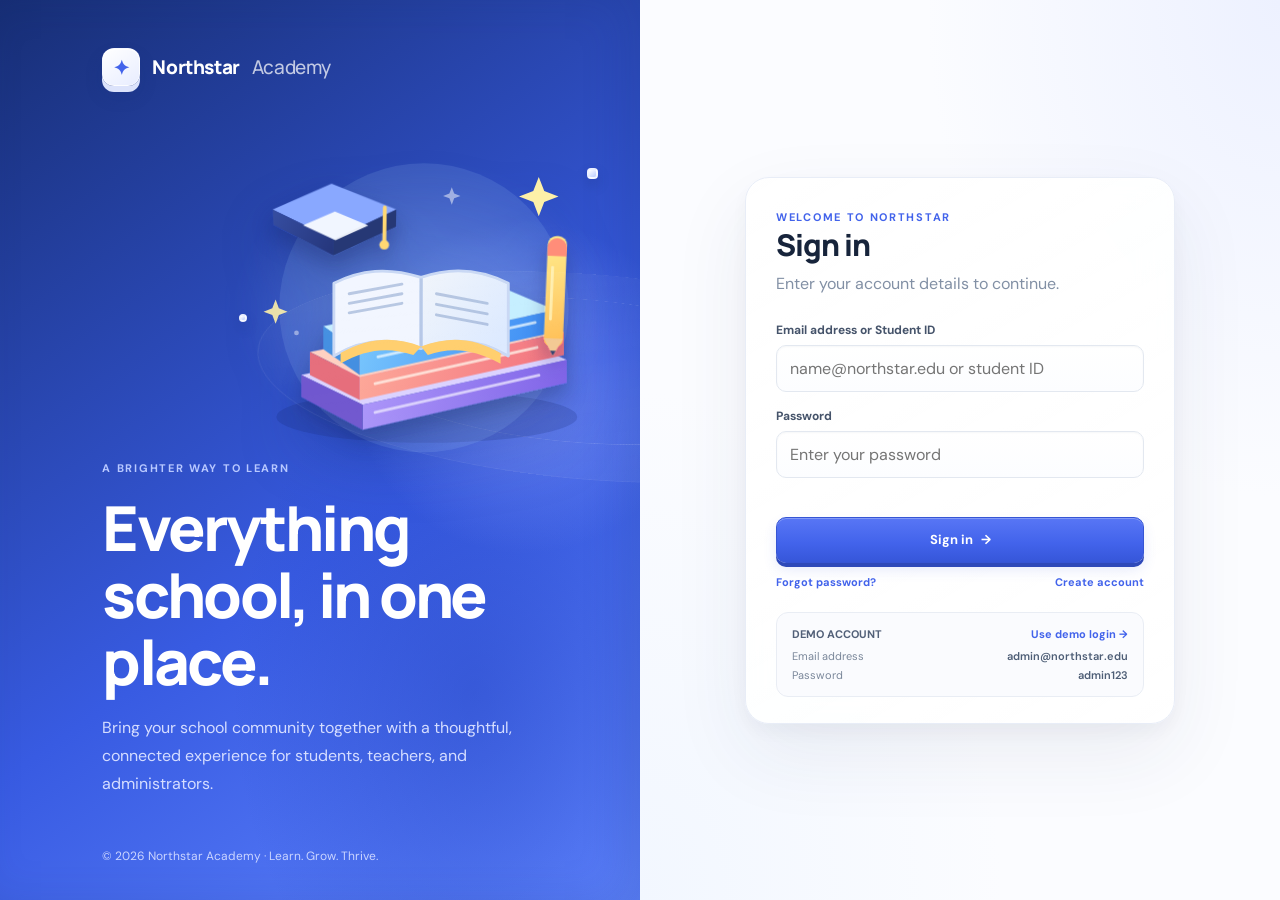
<file: index.html>
<!doctype html>
<html lang="en">
<head>
  <meta charset="utf-8">
  <meta name="viewport" content="width=device-width, initial-scale=1">
  <meta name="theme-color" content="#f5f7fb">
  <title>Northstar — School Management</title>
  <link rel="preconnect" href="https://fonts.googleapis.com">
  <link rel="preconnect" href="https://fonts.gstatic.com" crossorigin>
  <link href="https://fonts.googleapis.com/css2?family=DM+Sans:wght@400;500;600;700&family=Manrope:wght@400;500;600;700;800&display=swap" rel="stylesheet">
  <link rel="stylesheet" href="css/style.css">
  <link rel="stylesheet" href="css/dashboard.css">
  <link rel="stylesheet" href="css/responsive.css">
</head>
<body data-login-role="any">
  <main id="app" aria-live="polite"></main>
  <div id="overlay" class="overlay" hidden></div>
  <div id="toast-region" class="toast-region" aria-live="polite" aria-atomic="true"></div>
  <script src="js/storage.js"></script>
  <script src="js/auth.js"></script>
  <script src="js/attendance.js"></script>
  <script src="js/results.js"></script>
  <script src="js/fees.js"></script>
  <script src="js/admin.js"></script>
  <script src="js/teacher.js"></script>
  <script src="js/student.js"></script>
  <script src="js/app.js"></script>
</body>
</html>
</file>
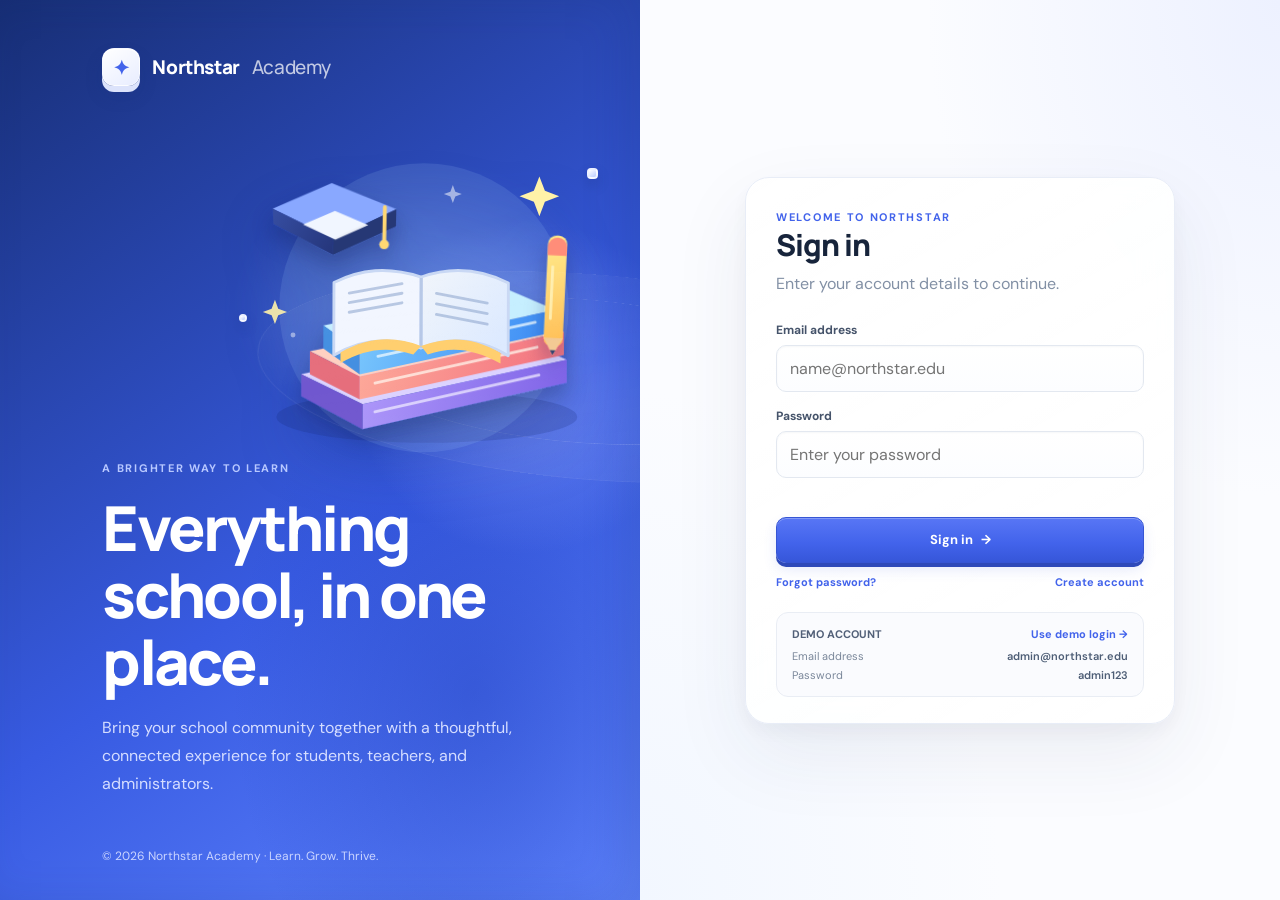
<file: admin.html>
<!doctype html>
<html lang="en">
<head>
  <meta charset="utf-8">
  <meta name="viewport" content="width=device-width, initial-scale=1">
  <meta name="theme-color" content="#f5f7fb">
  <title>Admin Portal — Northstar</title>
  <link rel="preconnect" href="https://fonts.googleapis.com">
  <link rel="preconnect" href="https://fonts.gstatic.com" crossorigin>
  <link href="https://fonts.googleapis.com/css2?family=DM+Sans:wght@400;500;600;700&family=Manrope:wght@400;500;600;700;800&display=swap" rel="stylesheet">
  <link rel="stylesheet" href="css/style.css">
  <link rel="stylesheet" href="css/dashboard.css">
  <link rel="stylesheet" href="css/responsive.css">
</head>
<body data-login-role="admin">
  <main id="app" aria-live="polite"></main>
  <div id="overlay" class="overlay" hidden></div>
  <div id="toast-region" class="toast-region" aria-live="polite" aria-atomic="true"></div>
  <script src="js/storage.js"></script>
  <script src="js/auth.js"></script>
  <script src="js/attendance.js"></script>
  <script src="js/results.js"></script>
  <script src="js/fees.js"></script>
  <script src="js/admin.js"></script>
  <script src="js/teacher.js"></script>
  <script src="js/student.js"></script>
  <script src="js/app.js"></script>
</body>
</html>
</file>
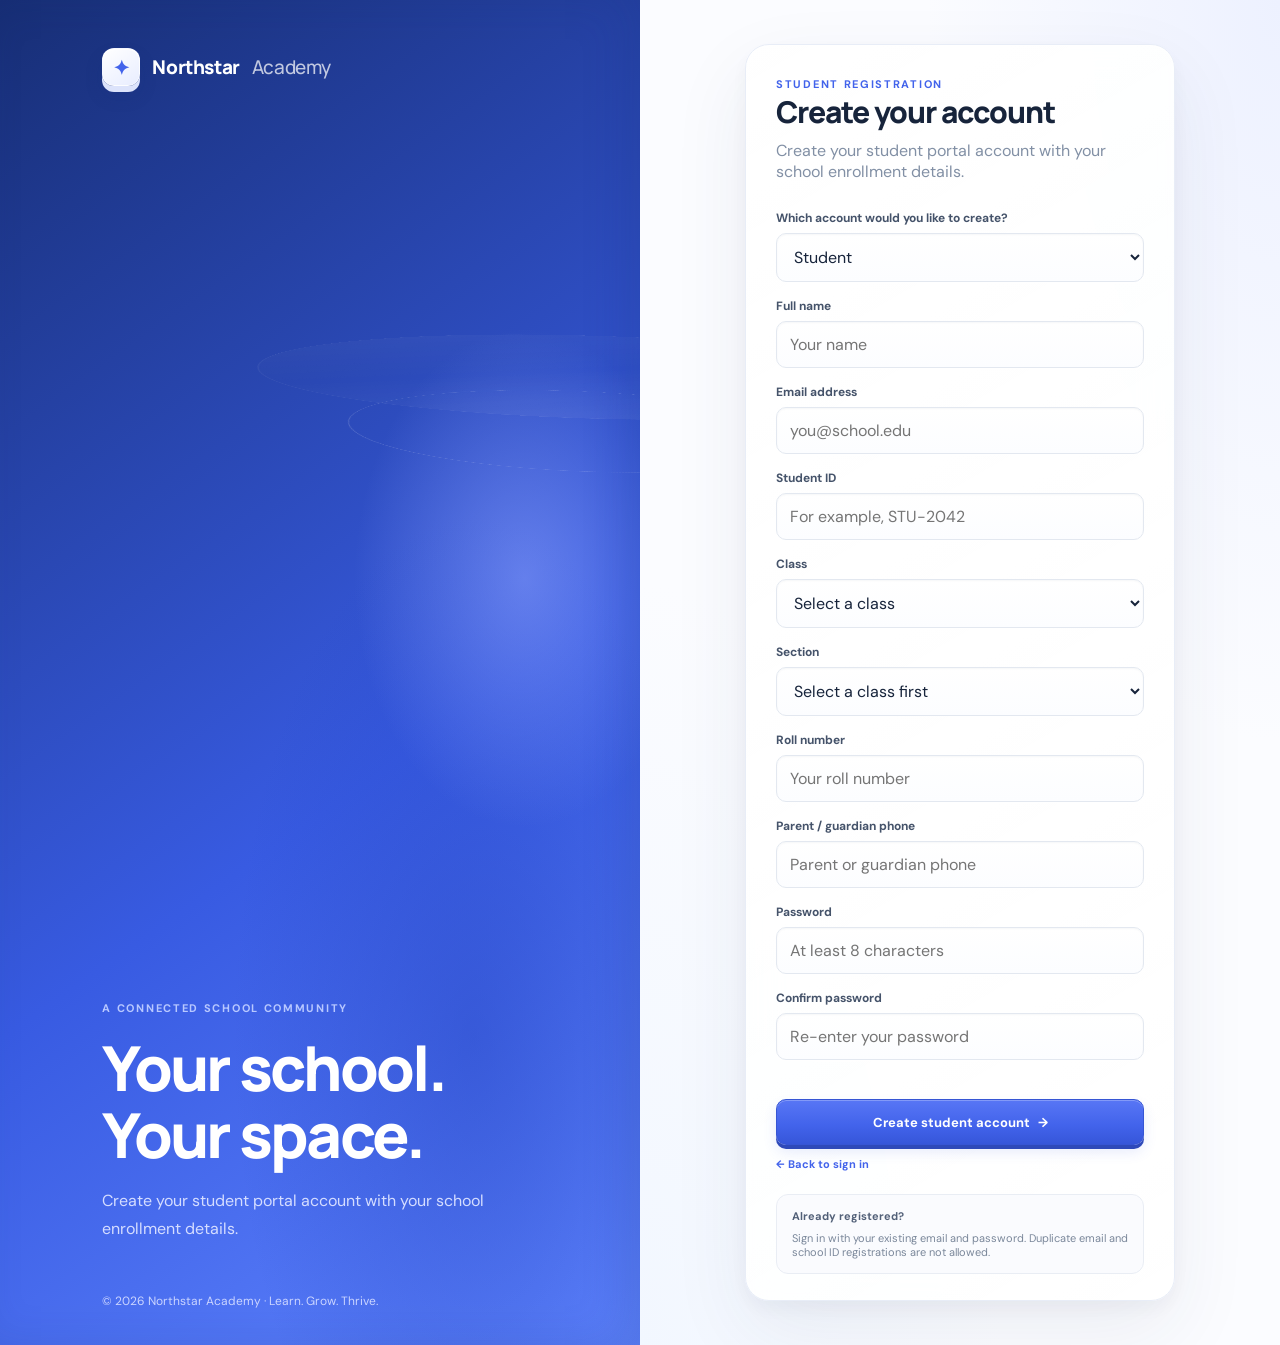
<file: signup-student.html>
<!doctype html>
<html lang="en">
<head>
  <meta charset="utf-8">
  <meta name="viewport" content="width=device-width, initial-scale=1">
  <meta name="theme-color" content="#f5f7fb">
  <title>Student Registration — Northstar</title>
  <link rel="preconnect" href="https://fonts.googleapis.com">
  <link rel="preconnect" href="https://fonts.gstatic.com" crossorigin>
  <link href="https://fonts.googleapis.com/css2?family=DM+Sans:wght@400;500;600;700&family=Manrope:wght@400;500;600;700;800&display=swap" rel="stylesheet">
  <link rel="stylesheet" href="css/style.css">
  <link rel="stylesheet" href="css/dashboard.css">
  <link rel="stylesheet" href="css/responsive.css">
</head>
<body data-login-role="student" data-auth-view="signup">
  <main id="app" aria-live="polite"></main>
  <div id="overlay" class="overlay" hidden></div>
  <div id="toast-region" class="toast-region" aria-live="polite" aria-atomic="true"></div>
  <script src="js/storage.js"></script>
  <script src="js/auth.js"></script>
  <script src="js/attendance.js"></script>
  <script src="js/results.js"></script>
  <script src="js/fees.js"></script>
  <script src="js/admin.js"></script>
  <script src="js/teacher.js"></script>
  <script src="js/student.js"></script>
  <script src="js/app.js"></script>
</body>
</html>
</file>
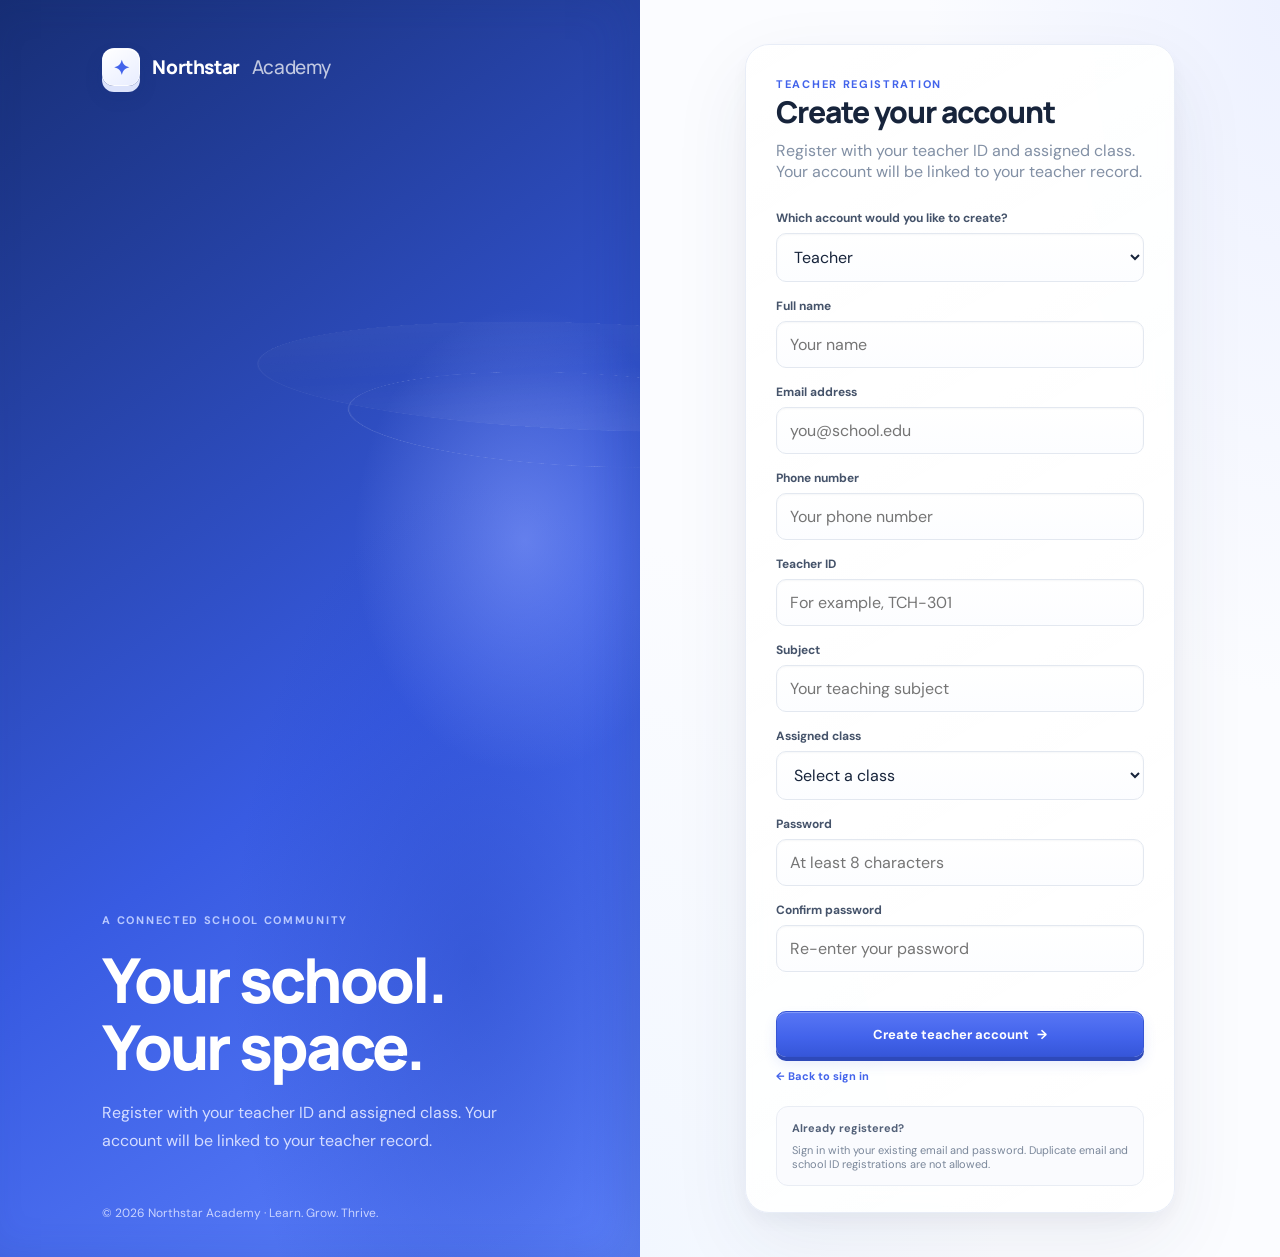
<file: signup-teacher.html>
<!doctype html>
<html lang="en">
<head>
  <meta charset="utf-8">
  <meta name="viewport" content="width=device-width, initial-scale=1">
  <meta name="theme-color" content="#f5f7fb">
  <title>Teacher Registration — Northstar</title>
  <link rel="preconnect" href="https://fonts.googleapis.com">
  <link rel="preconnect" href="https://fonts.gstatic.com" crossorigin>
  <link href="https://fonts.googleapis.com/css2?family=DM+Sans:wght@400;500;600;700&family=Manrope:wght@400;500;600;700;800&display=swap" rel="stylesheet">
  <link rel="stylesheet" href="css/style.css">
  <link rel="stylesheet" href="css/dashboard.css">
  <link rel="stylesheet" href="css/responsive.css">
</head>
<body data-login-role="teacher" data-auth-view="signup">
  <main id="app" aria-live="polite"></main>
  <div id="overlay" class="overlay" hidden></div>
  <div id="toast-region" class="toast-region" aria-live="polite" aria-atomic="true"></div>
  <script src="js/storage.js"></script>
  <script src="js/auth.js"></script>
  <script src="js/attendance.js"></script>
  <script src="js/results.js"></script>
  <script src="js/fees.js"></script>
  <script src="js/admin.js"></script>
  <script src="js/teacher.js"></script>
  <script src="js/student.js"></script>
  <script src="js/app.js"></script>
</body>
</html>
</file>
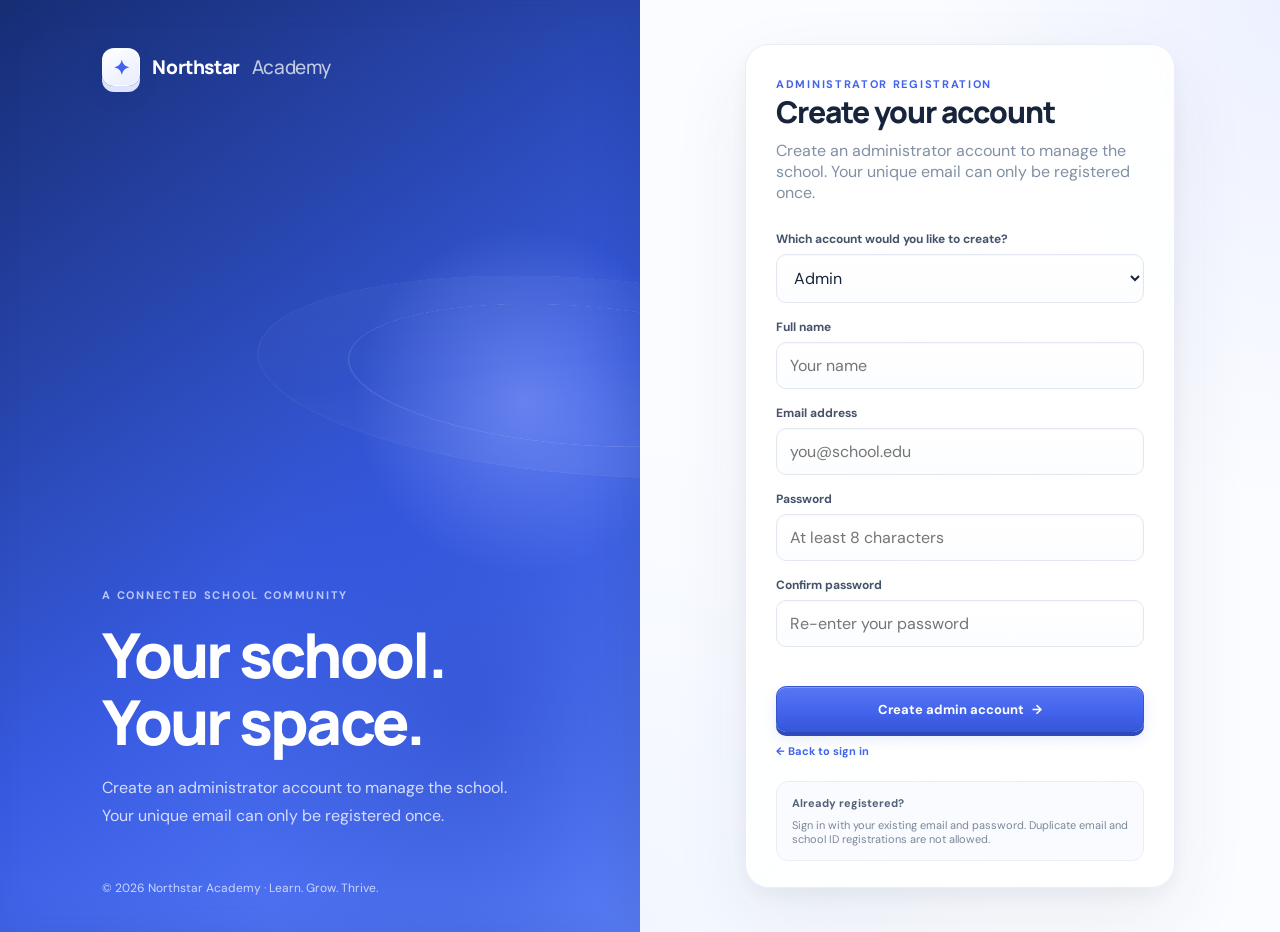
<file: signup.html>
<!doctype html>
<html lang="en">
<head>
  <meta charset="utf-8">
  <meta name="viewport" content="width=device-width, initial-scale=1">
  <meta name="theme-color" content="#f5f7fb">
  <title>Admin Registration — Northstar</title>
  <link rel="preconnect" href="https://fonts.googleapis.com">
  <link rel="preconnect" href="https://fonts.gstatic.com" crossorigin>
  <link href="https://fonts.googleapis.com/css2?family=DM+Sans:wght@400;500;600;700&family=Manrope:wght@400;500;600;700;800&display=swap" rel="stylesheet">
  <link rel="stylesheet" href="css/style.css">
  <link rel="stylesheet" href="css/dashboard.css">
  <link rel="stylesheet" href="css/responsive.css">
</head>
<body data-login-role="admin" data-auth-view="signup">
  <main id="app" aria-live="polite"></main>
  <div id="overlay" class="overlay" hidden></div>
  <div id="toast-region" class="toast-region" aria-live="polite" aria-atomic="true"></div>
  <script src="js/storage.js"></script>
  <script src="js/auth.js"></script>
  <script src="js/attendance.js"></script>
  <script src="js/results.js"></script>
  <script src="js/fees.js"></script>
  <script src="js/admin.js"></script>
  <script src="js/teacher.js"></script>
  <script src="js/student.js"></script>
  <script src="js/app.js"></script>
</body>
</html>
</file>
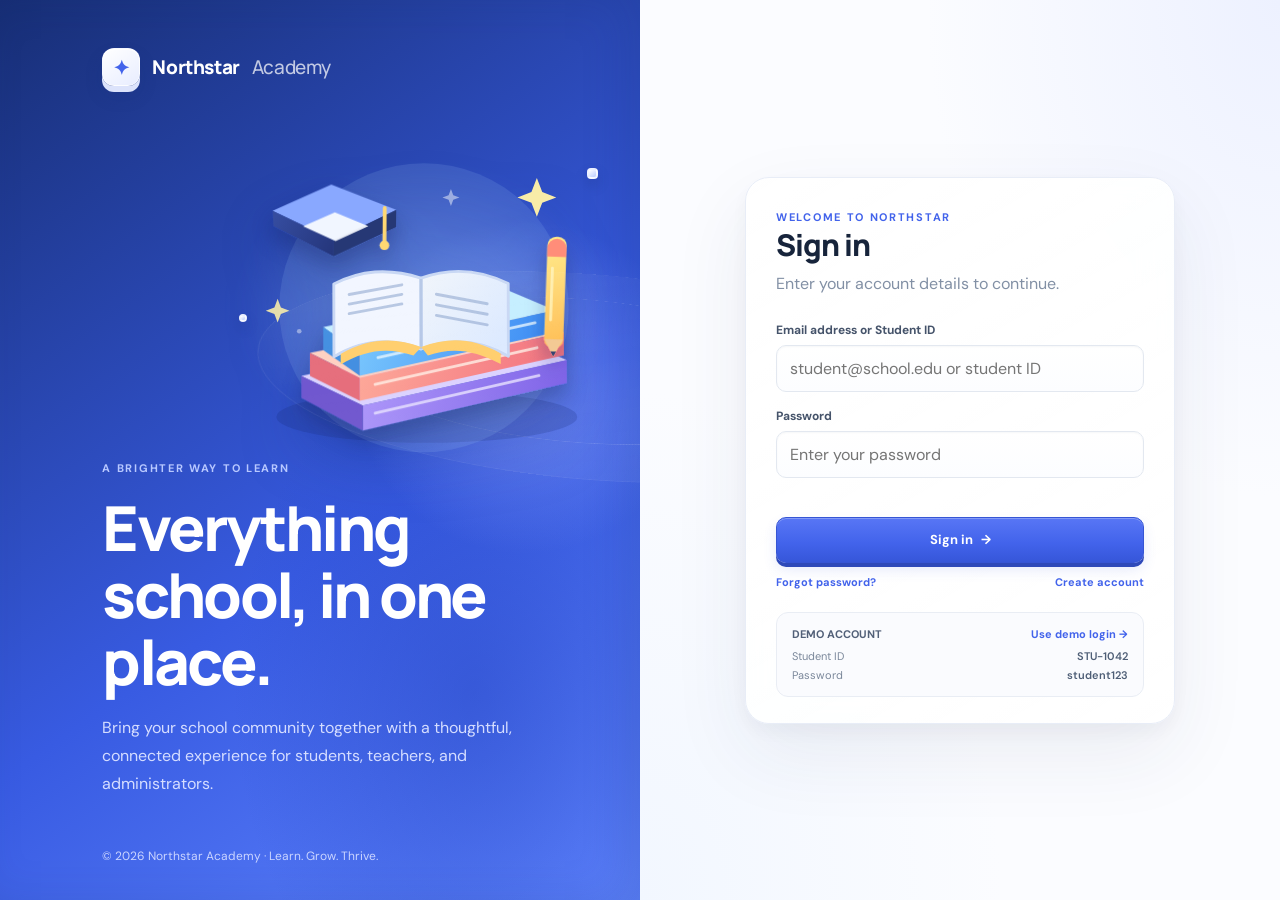
<file: student.html>
<!doctype html>
<html lang="en">
<head>
  <meta charset="utf-8">
  <meta name="viewport" content="width=device-width, initial-scale=1">
  <meta name="theme-color" content="#f5f7fb">
  <title>Student Portal — Northstar</title>
  <link rel="preconnect" href="https://fonts.googleapis.com">
  <link rel="preconnect" href="https://fonts.gstatic.com" crossorigin>
  <link href="https://fonts.googleapis.com/css2?family=DM+Sans:wght@400;500;600;700&family=Manrope:wght@400;500;600;700;800&display=swap" rel="stylesheet">
  <link rel="stylesheet" href="css/style.css">
  <link rel="stylesheet" href="css/dashboard.css">
  <link rel="stylesheet" href="css/responsive.css">
</head>
<body data-login-role="student">
  <main id="app" aria-live="polite"></main>
  <div id="overlay" class="overlay" hidden></div>
  <div id="toast-region" class="toast-region" aria-live="polite" aria-atomic="true"></div>
  <script src="js/storage.js"></script>
  <script src="js/auth.js"></script>
  <script src="js/attendance.js"></script>
  <script src="js/results.js"></script>
  <script src="js/fees.js"></script>
  <script src="js/admin.js"></script>
  <script src="js/teacher.js"></script>
  <script src="js/student.js"></script>
  <script src="js/app.js"></script>
</body>
</html>
</file>
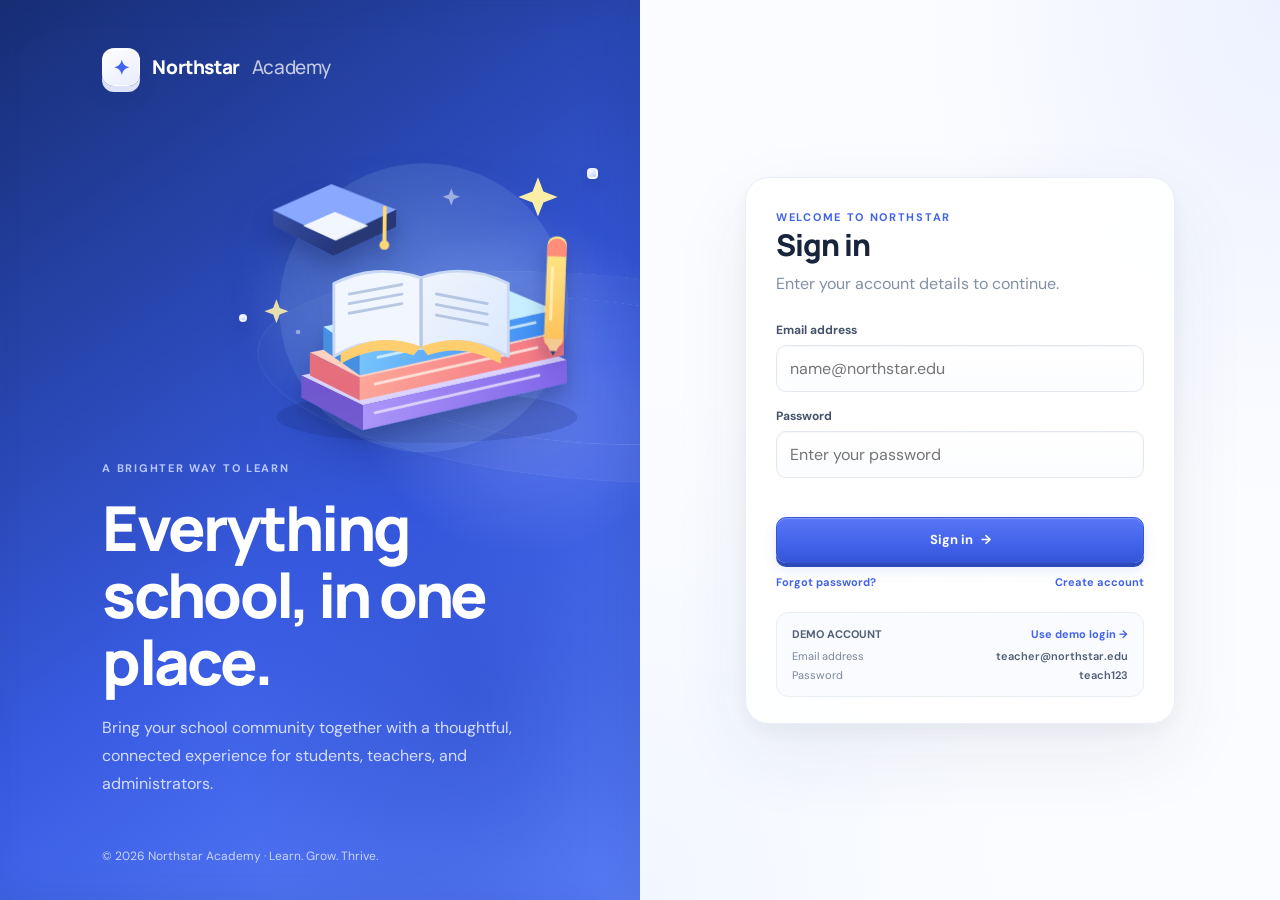
<file: teacher.html>
<!doctype html>
<html lang="en">
<head>
  <meta charset="utf-8">
  <meta name="viewport" content="width=device-width, initial-scale=1">
  <meta name="theme-color" content="#f5f7fb">
  <title>Teacher Portal — Northstar</title>
  <link rel="preconnect" href="https://fonts.googleapis.com">
  <link rel="preconnect" href="https://fonts.gstatic.com" crossorigin>
  <link href="https://fonts.googleapis.com/css2?family=DM+Sans:wght@400;500;600;700&family=Manrope:wght@400;500;600;700;800&display=swap" rel="stylesheet">
  <link rel="stylesheet" href="css/style.css">
  <link rel="stylesheet" href="css/dashboard.css">
  <link rel="stylesheet" href="css/responsive.css">
</head>
<body data-login-role="teacher">
  <main id="app" aria-live="polite"></main>
  <div id="overlay" class="overlay" hidden></div>
  <div id="toast-region" class="toast-region" aria-live="polite" aria-atomic="true"></div>
  <script src="js/storage.js"></script>
  <script src="js/auth.js"></script>
  <script src="js/attendance.js"></script>
  <script src="js/results.js"></script>
  <script src="js/fees.js"></script>
  <script src="js/admin.js"></script>
  <script src="js/teacher.js"></script>
  <script src="js/student.js"></script>
  <script src="js/app.js"></script>
</body>
</html>
</file>
<file: css/style.css>
:root {
  color-scheme: light;
  --ink: #17243b;
  --muted: #8290a5;
  --line: #e9edf4;
  --canvas: #f5f7fb;
  --surface: #fff;
  --blue: #4263eb;
  --blue-dark: #2f4fd2;
  --blue-soft: #edf1ff;
  --mint: #e9f8f2;
  --green: #15966a;
  --orange: #e9a23b;
  --red: #df5b68;
  --shadow: 0 14px 34px rgba(36, 52, 86, .08), 0 3px 8px rgba(36, 52, 86, .035);
  --shadow-raised: 0 22px 44px rgba(36, 52, 86, .12), 0 6px 14px rgba(36, 52, 86, .05);
  font-family: "DM Sans", sans-serif;
}
* { box-sizing: border-box; }
body { margin: 0; min-width: 320px; background:radial-gradient(ellipse at 82% 0%,#e9efff 0,transparent 35%),linear-gradient(145deg,#f8faff 0%,var(--canvas) 58%,#f0f3fa 100%); color: var(--ink); }
button, input, select, textarea { font: inherit; }
button { cursor: pointer; }
a { color: inherit; text-decoration: none; }
.btn:focus-visible,.icon-btn:focus-visible,.nav-link:focus-visible,.modal-close:focus-visible,.role-option:focus-visible,.text-action:focus-visible { outline:3px solid #91a5ff;outline-offset:3px; }
.login-screen { min-height: 100vh; display: grid; grid-template-columns: minmax(360px, 1fr) minmax(420px, 1fr); background: var(--surface); }
.login-story { position: relative; isolation:isolate; overflow: hidden; display: flex; flex-direction: column; justify-content: space-between; padding: 48px 8vw 36px; color: #fff; background:radial-gradient(ellipse at 82% 43%,#8ea3ff88 0,transparent 23%),radial-gradient(ellipse at 74% 77%,#1d3cb866 0,transparent 36%),linear-gradient(145deg,#172e75 0%,#385be2 58%,#6085ff 100%);box-shadow:inset -18px 0 42px #172e7526;perspective:1000px; }
.login-story:after { background:linear-gradient(145deg,#ffffff0b,#ffffff00 55%,#ffffff12);pointer-events:none; }
.login-story:before,.login-story:after { content:""; position:absolute; border:1px solid rgba(255,255,255,.18); border-radius:50%; width:440px;height:440px;right:-150px;top:15%;transform:rotateX(66deg) rotateZ(-24deg);animation:orbit-drift 16s ease-in-out infinite alternate; }
.login-story:after { width:620px;height:620px;right:-240px;top:4%;border-color:#ffffff12;transform:rotateX(66deg) rotateZ(18deg);animation-duration:22s; }
.learning-scene { position:absolute;z-index:0;top:11%;right:-2%;width:min(78%,460px);aspect-ratio:6/5;display:grid;place-items:center;pointer-events:none;animation:scene-float 7s ease-in-out infinite; }
.learning-scene img { position:relative;z-index:1;display:block;width:100%;height:100%;object-fit:contain;filter:drop-shadow(0 26px 26px #142b7040); }
.scene-glow { position:absolute;inset:17% 9% 8%;border-radius:50%;background:radial-gradient(ellipse,#a6caff55 0,transparent 70%);filter:blur(13px); }
.scene-orbit { position:absolute;z-index:2;width:11px;height:11px;border:2px solid #fff9;border-radius:4px;background:linear-gradient(145deg,#fff,#b9ccff);box-shadow:0 6px 12px #172e7540;animation:scene-sparkle 3s ease-in-out infinite; }
.scene-orbit-one { top:18%;right:12%; }
.scene-orbit-two { top:56%;left:10%;width:8px;height:8px;border-radius:50%;animation-delay:1.2s; }
.brand { position: relative; z-index: 1; display:flex; align-items:center; gap:12px; font-family:Manrope,sans-serif; font-size:19px; font-weight:800; letter-spacing:-.4px; }
.brand-mark { width:38px;height:38px;display:grid;place-items:center;border:1px solid #ffffff80;border-radius:12px;background:linear-gradient(145deg,#fff,#e8edff);color:var(--blue);font-size:20px;box-shadow:0 6px 0 #dce3fb,0 10px 18px #172e7526,inset 0 1px #fff;transform:translateZ(25px);animation:mark-float 4s ease-in-out infinite; }
.story-copy { position:relative;z-index:1;max-width:460px;margin:auto 0 34px;animation:story-enter .75s cubic-bezier(.2,.8,.2,1) both; }
.story-copy .eyebrow { color:#b8c8ff; }
.story-copy h1 { font:800 clamp(38px,5vw,62px)/1.08 Manrope,sans-serif; letter-spacing:-2.7px; margin:18px 0; }
.story-copy p { color:#d5ddff; font-size:16px; line-height:1.75; max-width:440px; }
.story-foot { position:relative;z-index:1;color:#cbd5ff;font-size:12px; }
.login-panel { display:grid;place-items:center;padding:44px 24px;perspective:1200px;background:radial-gradient(ellipse at 100% 0%,#edf1ff 0,transparent 39%),radial-gradient(ellipse at 0% 100%,#f2f7ff 0,transparent 40%),#fbfcff; }
.login-card { width:min(430px,100%);padding:32px 30px 26px;border:1px solid #e8edf7;border-radius:24px;background:linear-gradient(150deg,#ffffffed,#ffffffd9);box-shadow:0 30px 80px #26395b13,0 8px 22px #26395b0c,inset 0 1px #fff;backdrop-filter:blur(16px);animation:card-enter .7s cubic-bezier(.2,.8,.2,1) both;transform-style:preserve-3d; }
.login-card > * { transform:translateZ(8px); }
.login-card h2 { font:800 30px Manrope,sans-serif;letter-spacing:-1px;margin:0 0 8px; }
.login-subtitle { color:var(--muted);margin:0 0 28px; }
.eyebrow { color:var(--blue);font-size:11px;font-weight:700;letter-spacing:1.7px;text-transform:uppercase; }
.role-picker { display:grid;grid-template-columns:repeat(3,1fr);gap:9px;margin:0 0 25px; }
.role-option { display:flex;align-items:center;justify-content:center;gap:7px;min-height:44px;padding:8px;border:1px solid #e6eaf2;border-radius:11px;background:linear-gradient(180deg,#fff,#f8faff);color:#64718a;font-size:13px;font-weight:600;box-shadow:0 3px 7px #26395b0c,inset 0 1px #fff;transition:transform .18s,border-color .18s,box-shadow .18s,background .18s; }
.role-option:hover { transform:translateY(-2px);box-shadow:0 8px 15px #26395b16; }
.role-option.active { border-color:#aab8ff;background:linear-gradient(145deg,#f6f8ff,#e9eeff);color:var(--blue);box-shadow:0 5px 12px #4263eb19,inset 0 1px #fff; }
.field { display:grid;gap:7px;margin:0 0 16px; }
.field label { color:#45536a;font-size:12px;font-weight:700; }
.field input,.field select,.field textarea,.toolbar input,.toolbar select { width:100%;border:1px solid #e3e8f0;border-radius:10px;background:linear-gradient(180deg,#fff,#fcfdff);padding:12px 13px;color:var(--ink);outline:none;box-shadow:inset 0 1px 2px #1c31500a,0 1px 1px #fff;transition:border-color .2s,box-shadow .2s,background .2s; }
.field input:focus,.field select:focus,.field textarea:focus,.toolbar input:focus,.toolbar select:focus { border-color:#8ba0ff;box-shadow:0 0 0 3px #4263eb17; }
.field textarea { min-height:88px;resize:vertical; }
.login-error { min-height:20px;margin:-5px 0 8px;color:var(--red);font-size:12px; }
.btn { display:inline-flex;align-items:center;justify-content:center;gap:8px;border:1px solid #3655d4;border-radius:10px;padding:10px 15px;background:linear-gradient(180deg,#5876f5 0%,var(--blue) 58%,#3656d9 100%);color:#fff;font-size:13px;font-weight:700;box-shadow:0 4px 0 #2e49b9,0 7px 13px #4263eb20,inset 0 1px #ffffff42;transition:transform .18s,background .18s,box-shadow .18s; }
.btn:hover { background:linear-gradient(180deg,#6480fa 0%,var(--blue-dark) 100%);transform:translateY(-2px);box-shadow:0 6px 0 #2944b0,0 11px 20px #4263eb30,inset 0 1px #ffffff4d; }
.btn:active { transform:translateY(2px);box-shadow:0 2px 0 #2e49b9,0 3px 7px #4263eb20; }
.btn:disabled { opacity:.55;cursor:not-allowed;transform:none;box-shadow:none; }
.btn-block { width:100%;min-height:46px; }
.btn-light { border-color:#e4e9f2;background:linear-gradient(180deg,#fff,#f1f4f9);color:#526078;box-shadow:0 3px 0 #e1e6ef,0 5px 10px #2739570d,inset 0 1px #fff; }
.btn-light:hover { background:linear-gradient(180deg,#fff,#e9edf6);color:#25344b;box-shadow:0 5px 0 #dce2ed,0 8px 14px #27395712,inset 0 1px #fff; }
.btn-light:active { transform:translateY(2px);box-shadow:0 1px 0 #dce2ed; }
.btn-danger { border-color:#f5d6da;background:linear-gradient(180deg,#fff7f7,#fff0f1);color:var(--red);box-shadow:0 3px 0 #f2dfe1,0 5px 10px #7f30300a; }
.btn-danger:hover { background:linear-gradient(180deg,#fff4f5,#ffe0e4);color:#bf3544;box-shadow:0 5px 0 #efdadc,0 8px 14px #7f303012; }
.demo-box { margin-top:23px;border:1px solid var(--line);border-radius:12px;padding:14px 15px;background:#fafbfe; }
.demo-box strong { display:block;margin-bottom:8px;font-size:11px;color:#526078; }
.demo-credentials { display:grid;gap:5px;color:#7a879a;font-size:11px; }
.demo-credentials span { display:flex;justify-content:space-between;gap:10px; }
.demo-credentials b { color:#4e5e76;font-weight:600; }
.auth-links { display:flex;justify-content:space-between;align-items:center;gap:12px;margin:12px 0 17px;font-size:11px; }
.auth-links a { color:var(--blue);font-weight:700; }
.auth-links a:hover { text-decoration:underline; }
.recovery-note { margin:12px 0;color:var(--muted);font-size:10px;line-height:1.55; }
.app-shell { display:flex;min-height:100vh; }
.sidebar { position:fixed;inset:0 auto 0 0;z-index:5;display:flex;flex-direction:column;width:250px;padding:23px 15px 16px;background:linear-gradient(160deg,#fff 0%,#fbfcff 100%);border-right:1px solid #e7ebf3;box-shadow:10px 0 34px #23345508;transition:transform .25s; }
.sidebar .brand { padding:0 11px 26px;color:var(--ink);font-size:17px; }
.sidebar .brand-mark { width:34px;height:34px;background:linear-gradient(145deg,#6681ff,#3656db);color:white;border-radius:10px;font-size:18px;box-shadow:0 4px 0 #2d48b4,0 7px 13px #4263eb35,inset 0 1px #ffffff57; }
.school-label { margin:0 11px 15px;color:#a1adbd;font-size:10px;font-weight:700;letter-spacing:1.4px;text-transform:uppercase; }
.nav-list { display:grid;align-content:start;gap:4px;flex:1;min-height:0;overflow:auto; }
.nav-link { display:flex;align-items:center;gap:12px;width:100%;border:1px solid transparent;background:transparent;text-align:left;padding:10px 12px;border-radius:10px;color:#78869b;font-size:13px;font-weight:600;transition:transform .18s,color .18s,background .18s,box-shadow .18s; }
.nav-link:hover { color:var(--blue);background:linear-gradient(100deg,#f5f7ff,#fff);transform:translateX(2px);box-shadow:0 4px 10px #26395b0a; }
.nav-link.active { border-color:#e2e8ff;background:linear-gradient(100deg,#e9eeff,#f7f8ff);color:var(--blue);box-shadow:inset 3px 0 #4263eb,0 4px 11px #4263eb10; }
.nav-icon { display:grid;place-items:center;width:20px;font-size:16px; }
.sidebar-bottom { margin-top:auto;padding-top:14px;border-top:1px solid var(--line); }
.profile-mini { display:flex;align-items:center;gap:10px;padding:12px 8px 8px; }
.avatar { flex:none;display:grid;place-items:center;width:36px;height:36px;border-radius:12px;background:#e8edff;color:var(--blue);font-weight:800;font-size:12px;overflow:hidden; }
.avatar img { width:100%;height:100%;object-fit:cover; }
.profile-mini strong { display:block;max-width:142px;overflow:hidden;text-overflow:ellipsis;white-space:nowrap;font-size:12px; }
.profile-mini small { color:var(--muted);font-size:10px; }
.text-action { padding:0;border:0;background:none;color:var(--blue);font:inherit;font-weight:700;cursor:pointer; }
.text-action:hover { color:var(--blue-dark);text-decoration:underline; }
.muted-cell { display:block;margin-top:3px;color:var(--muted);font-size:9px; }
.checkbox-field { display:flex;align-items:center;gap:8px;color:#526078;font-size:12px; }
.main-area { width:calc(100% - 250px);min-height:100vh;margin-left:250px; }
.topbar { position:sticky;top:0;z-index:4;display:flex;align-items:center;justify-content:space-between;min-height:76px;padding:0 34px;border-bottom:1px solid #e7ebf3;background:#ffffffd9;backdrop-filter:blur(16px);box-shadow:0 5px 18px #20355708; }
.topbar-left,.topbar-actions { display:flex;align-items:center;gap:14px; }
.page-heading h1 { margin:0;font:800 20px Manrope,sans-serif;letter-spacing:-.5px; }
.page-heading p { margin:4px 0 0;color:var(--muted);font-size:11px; }
.search-wrap { position:relative;width:min(260px,28vw); }
.search-box { position:relative;display:block;width:100%; }
.search-box input { width:100%;border:1px solid var(--line);border-radius:9px;padding:10px 12px 10px 34px;outline:none;background:linear-gradient(180deg,#fff,#f8faff);font-size:12px;box-shadow:inset 0 1px 2px #1c31500a;transition:.2s; }
.search-box span { position:absolute;top:9px;left:11px;color:#9aa7ba; }
.search-results { position:absolute;top:calc(100% + 8px);left:0;right:0;z-index:10;overflow:hidden;border:1px solid var(--line);border-radius:11px;background:var(--surface);box-shadow:var(--shadow); }
.search-results[hidden] { display:none; }
.search-result { display:grid;width:100%;gap:3px;padding:11px 13px;border:0;border-bottom:1px solid var(--line);background:transparent;text-align:left; }
.search-result:last-child { border-bottom:0; }
.search-result:hover { background:var(--blue-soft); }
.search-result strong { color:var(--ink);font-size:11px; }
.search-result small,.search-empty { color:var(--muted);font-size:10px; }
.search-empty { padding:13px; }
.icon-btn { display:grid;place-items:center;width:37px;height:37px;border:1px solid #e4e9f2;border-radius:10px;background:linear-gradient(180deg,#fff,#f6f8fc);color:#67758c;font-size:15px;box-shadow:0 3px 0 #e4e8f0,0 5px 9px #2739570b,inset 0 1px #fff;transition:transform .18s,box-shadow .18s,color .18s; }
.icon-btn:hover { background:linear-gradient(180deg,#fff,#eef2fa);color:var(--blue);transform:translateY(-2px);box-shadow:0 5px 0 #e0e5ef,0 9px 14px #27395712,inset 0 1px #fff; }
.icon-btn:active { transform:translateY(1px);box-shadow:0 1px 0 #e0e5ef; }
.notification-dot { position:relative; }
.notification-dot:after { content:"";position:absolute;top:7px;right:7px;width:6px;height:6px;border-radius:50%;background:#ff716d;border:1px solid white; }
.page-content { max-width:1500px;margin:auto;padding:28px 34px 42px; }
.section-head { display:flex;align-items:center;justify-content:space-between;gap:16px;margin-bottom:20px; }
.section-head h2 { margin:0;font:700 17px Manrope,sans-serif; }
.section-head p { margin:5px 0 0;color:var(--muted);font-size:12px; }
.overlay { position:fixed;inset:0;z-index:20;display:grid;place-items:center;padding:18px;background:#16233d70;backdrop-filter:blur(3px); }
.overlay[hidden] { display:none; }
.modal { width:min(600px,100%);max-height:90vh;overflow:auto;border:1px solid #e8ecf4;border-radius:18px;padding:0;background:linear-gradient(150deg,#fff,#fbfcff);box-shadow:0 34px 90px #10214740,0 8px 24px #1021471f,inset 0 1px #fff;animation:modal-in .2s ease-out; }
.modal-edit { width:min(700px,100%); }
.modal-header { display:flex;align-items:flex-start;justify-content:space-between;gap:18px;padding:25px 28px 20px;border-bottom:1px solid var(--line); }
.modal-eyebrow { display:block;margin-bottom:8px;color:var(--blue);font-size:9px;font-weight:800;letter-spacing:1.35px; }
.modal h2 { margin:0 0 6px;font:800 21px Manrope,sans-serif;letter-spacing:-.45px; }
.modal p { color:var(--muted);font-size:12px;line-height:1.55;margin:0; }
.modal-close { flex:none;display:grid;place-items:center;width:34px;height:34px;border:1px solid var(--line);border-radius:10px;background:linear-gradient(180deg,#fff,#f3f5fa);color:#758198;font-size:21px;line-height:1;box-shadow:0 3px 0 #e7eaf0;transition:.18s; }
.modal-close:hover { background:#f6f7fb;color:var(--ink);transform:translateY(-1px);box-shadow:0 4px 0 #e7eaf0,0 6px 10px #27395710; }
.modal form { padding:0; }
.modal-actions { position:sticky;bottom:0;display:flex;justify-content:flex-end;gap:9px;margin-top:8px;padding:15px 28px;background:#fff;border-top:1px solid var(--line); }
.form-grid { display:grid;grid-template-columns:1fr 1fr;gap:0 16px;padding:21px 28px 0; }
.form-grid .wide { grid-column:1/-1; }
.modal .field { margin-bottom:17px; }
.modal .field label { color:#3e4c63;font-size:11px; }
.modal .field input,.modal .field select,.modal .field textarea { min-height:43px;border-color:#dfe5ef;border-radius:9px;padding:10px 12px;font-size:12px; }
.modal .field input::placeholder { color:#a0aabd; }
.modal .field input:focus,.modal .field select:focus,.modal .field textarea:focus { border-color:#8ba0ff;box-shadow:0 0 0 3px #4263eb17; }
.toast-region { position:fixed;right:22px;bottom:22px;z-index:50;display:grid;gap:9px; }
.toast { padding:12px 16px;border:1px solid #e7ebf3;border-radius:11px;background:#fff;box-shadow:var(--shadow);font-size:13px;animation:toast-in .22s ease-out; }
.toast.success { border-left:3px solid var(--green); }
.toast.error { border-left:3px solid var(--red); }
.mobile-menu { display:none; }
.mobile-search { display:none; }
.dark { --ink:#e7ebf5;--muted:#9aa6bc;--line:#28344a;--canvas:#111827;--surface:#182235;--blue-soft:#25345d;--shadow:0 14px 34px rgba(0,0,0,.26),0 3px 8px rgba(0,0,0,.15);--shadow-raised:0 22px 44px rgba(0,0,0,.34),0 6px 14px rgba(0,0,0,.2); }
.dark body { background:radial-gradient(ellipse at 82% 0%,#1d2b4d 0,transparent 35%),linear-gradient(145deg,#141e30 0%,var(--canvas) 58%,#101722 100%); }
.dark .sidebar,.dark .topbar,.dark .surface,.dark .card,.dark .table-wrap,.dark .modal,.dark .toast,.dark .icon-btn,.dark .btn-light { background:linear-gradient(155deg,#1c2940,#172235);color:var(--ink);border-color:#2a3851; }
.dark .sidebar { box-shadow:10px 0 34px #00000018; }
.dark .topbar { background:#182235e8; }
.dark .nav-link { color:#9aa6bc; }
.dark .nav-link.active { color:#aebcff; }
.dark .field input,.dark .field select,.dark .field textarea,.dark .toolbar input,.dark .toolbar select,.dark .search-box input { background:#111827;border-color:#344158;color:var(--ink); }
.dark .modal-actions { background:#182235; }
.dark .modal-close { background:#182235;border-color:#344158;color:#aab5c8; }
.dark .modal-close:hover { background:#202d42;color:var(--ink); }
.dark .modal .field label { color:#c3ccda; }
.dark .role-option,.dark .field input,.dark .field select,.dark .field textarea,.dark .toolbar input,.dark .toolbar select,.dark .search-box input { background:linear-gradient(180deg,#1a2639,#131d2d);border-color:#344158;color:var(--ink);box-shadow:inset 0 1px 3px #00000020; }
.dark .role-option.active { background:linear-gradient(145deg,#293960,#202e4c);border-color:#465da3; }
.dark .btn { background:linear-gradient(180deg,#5b78f4,#3555d4);border-color:#526fe5;box-shadow:0 4px 0 #263f9f,0 7px 13px #00000026,inset 0 1px #ffffff30; }
.dark .btn-light { box-shadow:0 3px 0 #111b2b,0 5px 10px #00000018; }
.dark .nav-link:hover { background:linear-gradient(100deg,#202e48,#1a2639); }
.dark .nav-link.active { background:linear-gradient(100deg,#24345a,#1d2a42);border-color:#2d416c; }
.dark .icon-btn { box-shadow:0 3px 0 #111b2b,0 5px 9px #00000020; }
.dark .search-results { background:#182235; }
.dark .table th { background:#202d42; }
.dark .table td { border-color:#28344a; }
.dark .demo-box { background:#111827;border-color:#28344a; }
@keyframes modal-in { from { opacity:0;transform:translateY(8px) scale(.99); } to { opacity:1;transform:none; } }
@keyframes toast-in { from { opacity:0;transform:translateX(12px); } to { opacity:1;transform:none; } }
@keyframes orbit-drift { from { translate:0 -8px;rotate:-5deg; } to { translate:0 12px;rotate:7deg; } }
@keyframes mark-float { 0%,100% { transform:translateY(0) translateZ(25px) rotateY(0); } 50% { transform:translateY(-5px) translateZ(25px) rotateY(12deg); } }
@keyframes story-enter { from { opacity:0;transform:translate3d(-18px,12px,-30px); } to { opacity:1;transform:translate3d(0,0,0); } }
@keyframes card-enter { from { opacity:0;transform:translate3d(22px,12px,-35px) rotateY(-4deg); } to { opacity:1;transform:translate3d(0,0,0) rotateY(0); } }
@keyframes scene-float { 0%,100% { transform:translateY(0) rotateX(1deg); } 50% { transform:translateY(-8px) rotateX(-1deg); } }
@keyframes scene-sparkle { 0%,100% { opacity:.65;transform:translateY(0) rotate(0) scale(.9); } 50% { opacity:1;transform:translateY(-7px) rotate(45deg) scale(1.1); } }
@media (prefers-reduced-motion:reduce) {
  *,*:before,*:after { scroll-behavior:auto!important;animation-duration:.01ms!important;animation-iteration-count:1!important;transition-duration:.01ms!important; }
}
@media print {
  body { background:#fff;color:#111; }
  .sidebar,.topbar,.toolbar,.toast-region,.modal-actions,.btn,.icon-btn { display:none!important; }
  .main-area { width:100%;margin:0; }
  .page-content { max-width:none;padding:0; }
  .card,.table-wrap { box-shadow:none;border-color:#ddd;break-inside:avoid; }
}
</file>
<file: css/dashboard.css>
.stat-grid { display:grid;grid-template-columns:repeat(4,minmax(0,1fr));gap:15px;margin-bottom:20px; }
.card { min-width:0;border:1px solid #e8ecf3;border-radius:16px;background:linear-gradient(150deg,#fff,#fbfcff);box-shadow:var(--shadow);transform-style:preserve-3d;transition:transform .25s cubic-bezier(.2,.8,.2,1),box-shadow .25s ease,border-color .25s ease; }
.card:hover { transform:perspective(900px) rotateX(1.5deg) translateY(-4px) translateZ(8px);border-color:#dfe5f2;box-shadow:var(--shadow-raised); }
.stat-card { position:relative;padding:19px 20px;overflow:hidden;isolation:isolate; }
.stat-card:before { content:"";position:absolute;z-index:-1;top:-42px;right:-35px;width:125px;height:125px;border-radius:50%;background:radial-gradient(circle,#eef2ff 0,rgba(238,242,255,.55) 42%,transparent 72%);pointer-events:none; }
.stat-card:after { content:"";position:absolute;inset:0;border-radius:inherit;background:linear-gradient(145deg,#ffffffb8 0%,transparent 38%);pointer-events:none; }
.stat-top { display:flex;justify-content:space-between;align-items:center;color:var(--muted);font-size:11px;font-weight:600; }
.stat-icon { display:grid;place-items:center;width:36px;height:36px;border:1px solid #e2e8ff;border-radius:11px;background:linear-gradient(145deg,#fff,#e9eeff);color:var(--blue);font-size:16px;box-shadow:0 4px 0 #dce4ff,0 7px 12px #4263eb18,inset 0 1px #fff;transition:transform .25s cubic-bezier(.2,.8,.2,1),box-shadow .25s; }
.stat-card:hover .stat-icon { transform:translateY(-3px) rotateY(18deg) rotateX(8deg);box-shadow:0 6px 0 #dce4ff,0 11px 16px #4263eb24,inset 0 1px #fff; }
.stat-value { display:block;margin:15px 0 5px;font:800 29px Manrope,sans-serif;letter-spacing:-1.1px;text-shadow:0 1px #fff; }
.stat-note { color:#9aa6b8;font-size:10px; }
.stat-note .positive { color:var(--green);font-weight:700; }
.dashboard-grid { display:grid;grid-template-columns:minmax(0,1.55fr) minmax(260px,1fr);gap:16px;margin-bottom:18px; }
.card-head { display:flex;align-items:center;justify-content:space-between;padding:18px 19px 0; }
.card-head h3 { margin:0;font:700 13px Manrope,sans-serif; }
.card-head p { margin:5px 0 0;color:var(--muted);font-size:10px; }
.chart-wrap { height:250px;padding:16px 20px 14px; }
.chart-wrap canvas { display:block;width:100%;height:100%; }
.chart-legend { display:flex;gap:16px;color:var(--muted);font-size:10px; }
.chart-legend span:before { content:"";display:inline-block;width:7px;height:7px;margin-right:6px;border-radius:50%;background:var(--blue); }
.chart-legend .legend-green:before { background:#4ec4a1; }
.activity-list { display:grid;padding:9px 18px 16px; }
.activity-item { display:flex;gap:12px;padding:12px 10px;border-bottom:1px solid var(--line);border-radius:9px;transition:background .18s,transform .18s; }
.activity-item:hover { background:#f7f9ff;transform:translateX(2px); }
.activity-item:last-child { border:0; }
.activity-mark { flex:none;width:9px;height:9px;margin-top:4px;border:2px solid #fff;border-radius:50%;background:linear-gradient(145deg,#8ea2ff,#4263eb);box-shadow:0 0 0 4px #eef1ff,0 2px 5px #4263eb40; }
.activity-item strong { display:block;font-size:10px;font-weight:600;line-height:1.5; }
.activity-item small { color:var(--muted);font-size:9px; }
.table-wrap { overflow:auto;border:1px solid #e7ebf3;border-radius:15px;background:linear-gradient(150deg,#fff,#fbfcff);box-shadow:var(--shadow); }
.table { width:100%;border-collapse:separate;border-spacing:0;text-align:left;white-space:nowrap; }
.table th { position:sticky;top:0;padding:13px 15px;background:linear-gradient(180deg,#f9faff,#f1f4fa);color:#78869b;font-size:10px;font-weight:700;text-transform:uppercase;letter-spacing:.65px; }
.table td { padding:13px 15px;border-top:1px solid #eff1f5;color:#46546a;font-size:11px;transition:background .15s; }
.table tbody tr:hover td { background:#f8faff; }
.table .person { display:flex;align-items:center;gap:9px; }
.table .avatar { width:31px;height:31px;border:1px solid #dfe6ff;border-radius:10px;background:linear-gradient(145deg,#fff,#e7edff);font-size:10px;box-shadow:0 2px 0 #dce4fb,0 3px 7px #4263eb12; }
.person strong { display:block;color:var(--ink);font-size:11px; }
.person small { display:block;color:var(--muted);font-size:9px;margin-top:2px; }
.badge { display:inline-flex;align-items:center;gap:5px;border:1px solid #e7ebf2;border-radius:20px;padding:5px 10px;background:linear-gradient(180deg,#fff,#f0f3f8);color:#738097;font-size:9px;font-weight:700;box-shadow:0 2px 4px #2537530a,inset 0 1px #fff; }
.badge:before { content:"";width:5px;height:5px;border-radius:50%;background:currentColor; }
.badge-success { background:#e8f7f1;color:#188964; }
.badge-warning { background:#fff5e3;color:#ca8a22; }
.badge-danger { background:#fff0f0;color:#d34f5a; }
.table-action { display:flex;gap:5px; }
.table-action .icon-btn { width:28px;height:28px;font-size:11px;border-radius:8px; }
.toolbar { display:flex;align-items:center;justify-content:space-between;gap:12px;margin-bottom:15px; }
.toolbar-left,.toolbar-right { display:flex;align-items:center;gap:9px; }
.toolbar input,.toolbar select { width:auto;min-width:145px;padding:9px 11px;font-size:11px; }
.empty-state { padding:45px 20px;text-align:center;color:var(--muted);font-size:12px; }
.empty-state strong { display:block;margin-bottom:6px;color:var(--ink);font-size:14px; }
.notice-list { display:grid;gap:12px; }
.notice-card { position:relative;padding:18px 20px;overflow:hidden; }
.notice-card:before { content:"";position:absolute;left:0;top:17px;bottom:17px;width:3px;border-radius:0 4px 4px 0;background:linear-gradient(180deg,#7790ff,#4263eb);opacity:.75; }
.notice-card h3 { margin:0 0 7px;font:700 13px Manrope,sans-serif; }
.notice-card p { margin:0 0 10px;color:#6f7d92;font-size:11px;line-height:1.6; }
.notice-meta { display:flex;gap:12px;color:#9aa6b8;font-size:9px; }
.student-exam-card { display:flex;align-items:center;gap:18px;padding:17px 20px; }
.student-exam-card:before { top:15px;bottom:15px; }
.student-exam-date { flex:none;display:grid;min-width:118px;gap:4px;padding:10px 12px;border:1px solid #dfe6ff;border-radius:11px;background:linear-gradient(145deg,#fff,#edf1ff);box-shadow:0 3px 0 #dce4fb,0 5px 10px #4263eb10; }
.student-exam-date strong { color:#3556ca;font-size:11px; }
.student-exam-date span { color:var(--muted);font-size:10px; }
.student-exam-info { min-width:0; }
.student-exam-info .notice-meta { flex-wrap:wrap;align-items:center; }
.attendance-marking { display:grid;gap:10px; }
.attendance-row { display:flex;justify-content:space-between;align-items:center;padding:12px 15px;border:1px solid #e8ecf3;border-radius:12px;background:linear-gradient(150deg,#fff,#fafbfe);box-shadow:0 4px 12px #25375308,0 2px 0 #e9edf4;transition:transform .18s,box-shadow .18s; }
.attendance-row:hover { transform:translateY(-2px);box-shadow:0 9px 18px #25375310,0 2px 0 #e9edf4; }
.attendance-row strong { font-size:11px; }
.attendance-row small { display:block;color:var(--muted);font-size:9px;margin-top:3px; }
.choice-group { display:flex;gap:5px; }
.choice-group label { cursor:pointer; }
.choice-group input { position:absolute;opacity:0; }
.choice-group span { display:block;padding:7px 10px;border:1px solid transparent;border-radius:8px;background:linear-gradient(180deg,#fff,#eef1f6);color:#8390a3;font-size:9px;font-weight:700;box-shadow:0 2px 0 #e5e9f0;transition:.18s; }
.choice-group .status-present input:checked+span { border-color:#b9e8d2;background:linear-gradient(145deg,#f5fff9,#dcf7e9);color:#13834f;box-shadow:0 3px 0 #c6ead6,0 5px 9px #15966a18; }
.choice-group .status-absent input:checked+span { border-color:#f3c6cb;background:linear-gradient(145deg,#fff8f8,#ffe5e8);color:#c83f50;box-shadow:0 3px 0 #f0d2d5,0 5px 9px #df5b6818; }
.choice-group .status-leave input:checked+span { border-color:#bfd2ff;background:linear-gradient(145deg,#f7f9ff,#e2ebff);color:#3158c9;box-shadow:0 3px 0 #d0dcfa,0 5px 9px #4263eb18; }
.attendance-status.attendance-present { background:#e8f7f1;color:#188964; }
.attendance-status.attendance-absent { background:#fff0f0;color:#d34f5a; }
.attendance-status.attendance-leave { background:#edf2ff;color:#3158c9; }
.timetable { width:100%;border-collapse:collapse;min-width:620px; }
.timetable th,.timetable td { padding:12px;border:1px solid var(--line);text-align:center;font-size:10px; }
.timetable th { background:#fafbfe;color:#8390a3; }
.period { display:block;margin:3px;border:1px solid #dfe6ff;border-radius:9px;padding:9px 6px;background:linear-gradient(145deg,#fff,#e9eeff);color:#425ccd;font-size:9px;box-shadow:0 3px 0 #dce4fb,0 5px 9px #4263eb0d; }
.period small { display:block;margin-top:4px;color:#8290bc;font-size:8px; }
.profile-banner { display:flex;align-items:center;gap:16px;padding:22px;margin-bottom:17px; }
.profile-banner .avatar { width:58px;height:58px;border-radius:17px;font-size:18px; }
.profile-banner h2 { margin:0 0 5px;font:800 18px Manrope,sans-serif; }
.profile-banner p { margin:0;color:var(--muted);font-size:11px; }
.detail-grid { display:grid;grid-template-columns:repeat(2,minmax(0,1fr));gap:14px; }
.detail-item { padding:14px 16px;border:1px solid #e8ecf3;border-radius:12px;background:linear-gradient(145deg,#fff,#fafbfe);box-shadow:0 3px 9px #25375308,inset 0 1px #fff; }
.detail-item small { display:block;margin-bottom:5px;color:var(--muted);font-size:9px;text-transform:uppercase;letter-spacing:.5px; }
.detail-item strong { font-size:11px; }
.progress-track { height:8px;border:1px solid #e4e9f2;border-radius:8px;background:linear-gradient(180deg,#e9edf4,#f5f6fa);overflow:hidden;box-shadow:inset 0 1px 2px #25375312; }
.progress-track span { display:block;height:100%;border-radius:8px;background:linear-gradient(90deg,#7890ff,#4263eb);box-shadow:0 1px 3px #294bbd48; }
.dark .card,.dark .table-wrap,.dark .attendance-row,.dark .detail-item { background:linear-gradient(150deg,#1c2940,#172235);border-color:#2a3851; }
.dark .stat-card:before { background:radial-gradient(circle,#27385a 0,rgba(39,56,90,.5) 42%,transparent 72%); }
.dark .stat-card:after { background:linear-gradient(145deg,#ffffff08,transparent 38%); }
.dark .stat-value { text-shadow:none; }
.dark .stat-icon,.dark .table .avatar,.dark .period { background:linear-gradient(145deg,#293960,#202d48);border-color:#34476d;color:#b6c4ff;box-shadow:0 4px 0 #17233a,0 7px 12px #00000020,inset 0 1px #ffffff12; }
.dark .table th { background:linear-gradient(180deg,#202d42,#1a2639); }
.dark .table td { border-color:#28344a;color:#c5cede; }
.dark .table tbody tr:hover td,.dark .activity-item:hover { background:#202d42; }
.dark .badge { background:linear-gradient(180deg,#202d42,#1a2639);border-color:#344158;color:#aab6cb;box-shadow:none; }
.dark .student-exam-date { background:linear-gradient(145deg,#293960,#202d48);border-color:#34476d;box-shadow:0 3px 0 #17233a,0 5px 10px #00000020; }
.dark .student-exam-date strong { color:#b6c4ff; }
.dark .activity-mark { border-color:#1b2840;box-shadow:0 0 0 4px #273553,0 2px 5px #00000040; }
.dark .choice-group span { background:linear-gradient(180deg,#202d42,#1a2639);box-shadow:0 2px 0 #111b2b; }
.dark .choice-group .status-present input:checked+span { background:linear-gradient(145deg,#1d4539,#18392f);border-color:#326b55;color:#82ddb0;box-shadow:0 3px 0 #142f28,0 5px 9px #00000020; }
.dark .choice-group .status-absent input:checked+span { background:linear-gradient(145deg,#4a2d3a,#39232d);border-color:#7a4352;color:#ff9eaa;box-shadow:0 3px 0 #2b1d27,0 5px 9px #00000020; }
.dark .choice-group .status-leave input:checked+span { background:linear-gradient(145deg,#293960,#202e4c);border-color:#465da3;color:#b6c4ff;box-shadow:0 3px 0 #17233a,0 5px 9px #00000020; }
.dark .attendance-status.attendance-present { background:#1d4539;color:#82ddb0; }
.dark .attendance-status.attendance-absent { background:#4a2d3a;color:#ff9eaa; }
.dark .attendance-status.attendance-leave { background:#293960;color:#b6c4ff; }
.dark .progress-track { background:linear-gradient(180deg,#111b2b,#1a2639);border-color:#344158; }
@media (prefers-reduced-motion:reduce) {
  .card,.activity-item,.attendance-row,.table td { transition:none; }
}
@media (max-width:480px) {
  .student-exam-card { align-items:flex-start;gap:12px;padding:15px 16px; }
  .student-exam-date { min-width:96px;padding:9px; }
}
</file>
<file: css/responsive.css>
@media (max-width:1100px) {
  .sidebar { width:220px; }
  .main-area { width:calc(100% - 220px);margin-left:220px; }
  .topbar { padding:0 24px; }
  .page-content { padding:23px 24px 35px; }
  .stat-grid { grid-template-columns:repeat(2,minmax(0,1fr)); }
}
@media (max-width:760px) {
  .login-screen { grid-template-columns:1fr; }
  .login-story { display:none; }
  .login-panel { padding:32px 18px; }
  .login-card { padding:28px 24px 24px; }
  .sidebar { transform:translateX(-100%);width:260px;box-shadow:12px 0 28px #15233a17; }
  .sidebar.open { transform:translateX(0); }
  .main-area { width:100%;margin-left:0; }
  .mobile-menu { display:grid; }
  .mobile-search { display:grid; }
  .topbar { min-height:66px;padding:0 16px; }
  .page-heading h1 { font-size:17px; }
  .page-heading p { display:none; }
  .search-wrap { display:none; }
  .search-wrap.open { position:absolute;top:calc(100% + 5px);left:14px;right:14px;z-index:11;display:block;width:auto; }
  .page-content { padding:20px 15px 30px; }
  .dashboard-grid { grid-template-columns:1fr; }
  .toolbar { align-items:stretch;flex-direction:column; }
  .toolbar-left,.toolbar-right { flex-wrap:wrap; }
  .toolbar input,.toolbar select { min-width:0;flex:1; }
  .toolbar-right .btn { flex:1; }
}
@media (max-width:480px) {
  .login-panel { padding:22px 14px; }
  .login-card { padding:25px 20px 21px;border-radius:20px; }
  .stat-grid { gap:9px; }
  .stat-card { padding:13px; }
  .stat-value { font-size:23px;margin-top:11px; }
  .stat-top { font-size:10px; }
  .stat-icon { width:29px;height:29px; }
  .topbar-actions { gap:7px; }
  .icon-btn { width:34px;height:34px; }
  .profile-mini { display:none; }
  .role-option { font-size:11px; }
  .form-grid { grid-template-columns:1fr; }
  .form-grid .wide { grid-column:auto; }
  .modal-header { padding:20px 18px 17px; }
  .form-grid { padding:18px 18px 0; }
  .modal-actions { padding:13px 18px; }
  .section-head { align-items:flex-start; }
  .section-head .btn { padding:9px 10px;font-size:11px; }
}
</file>
